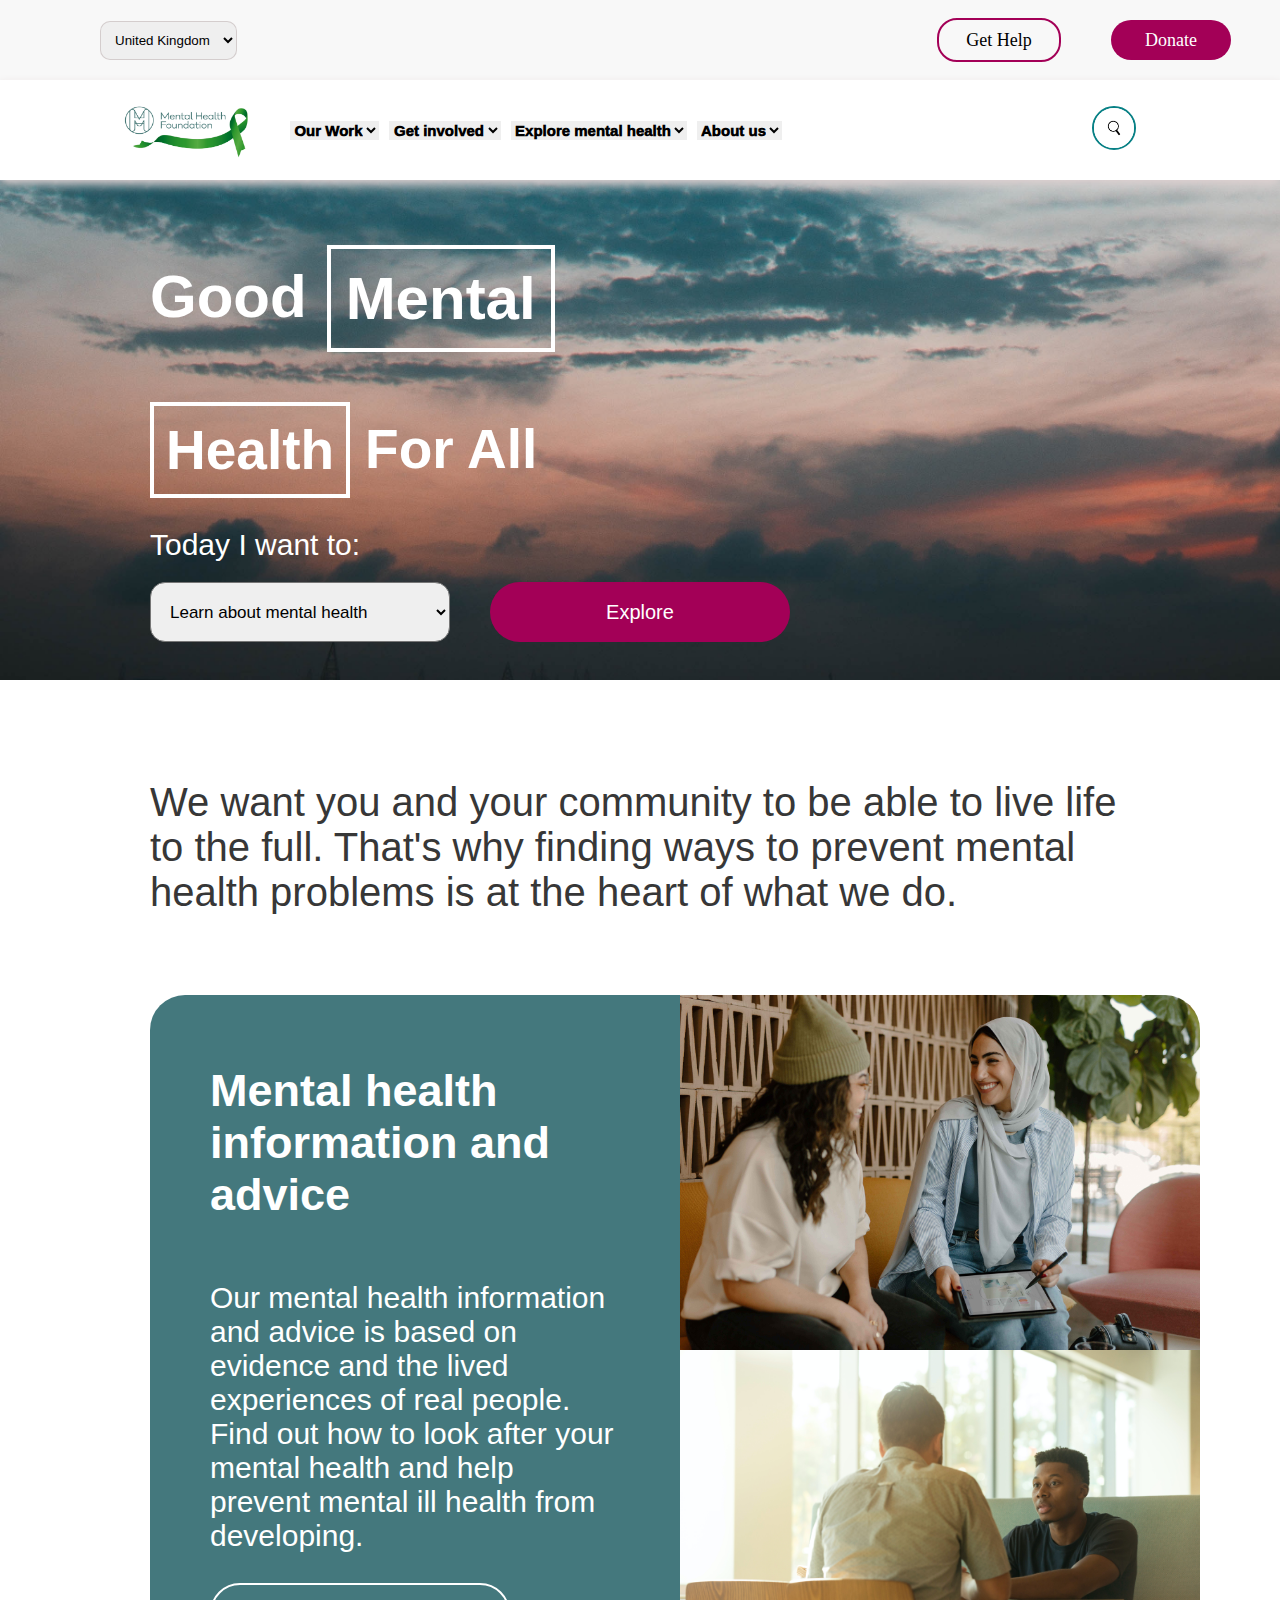
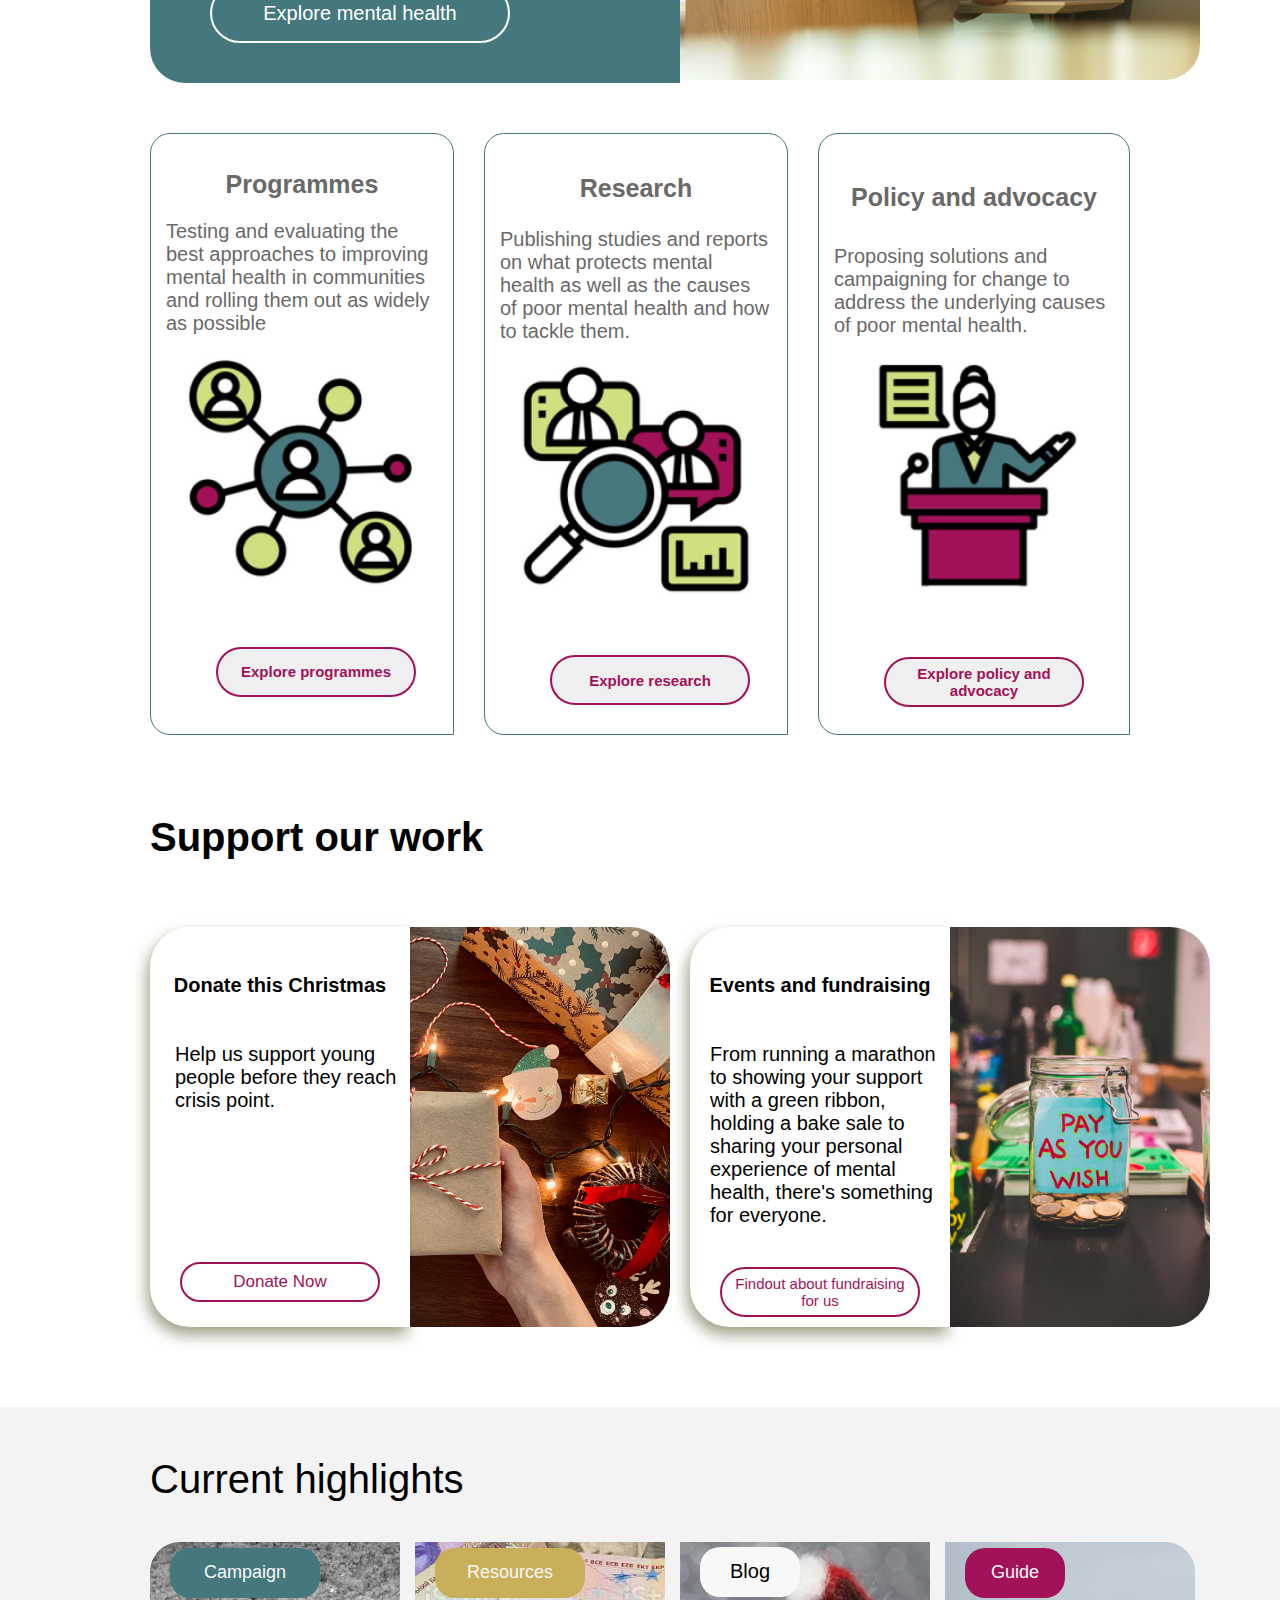
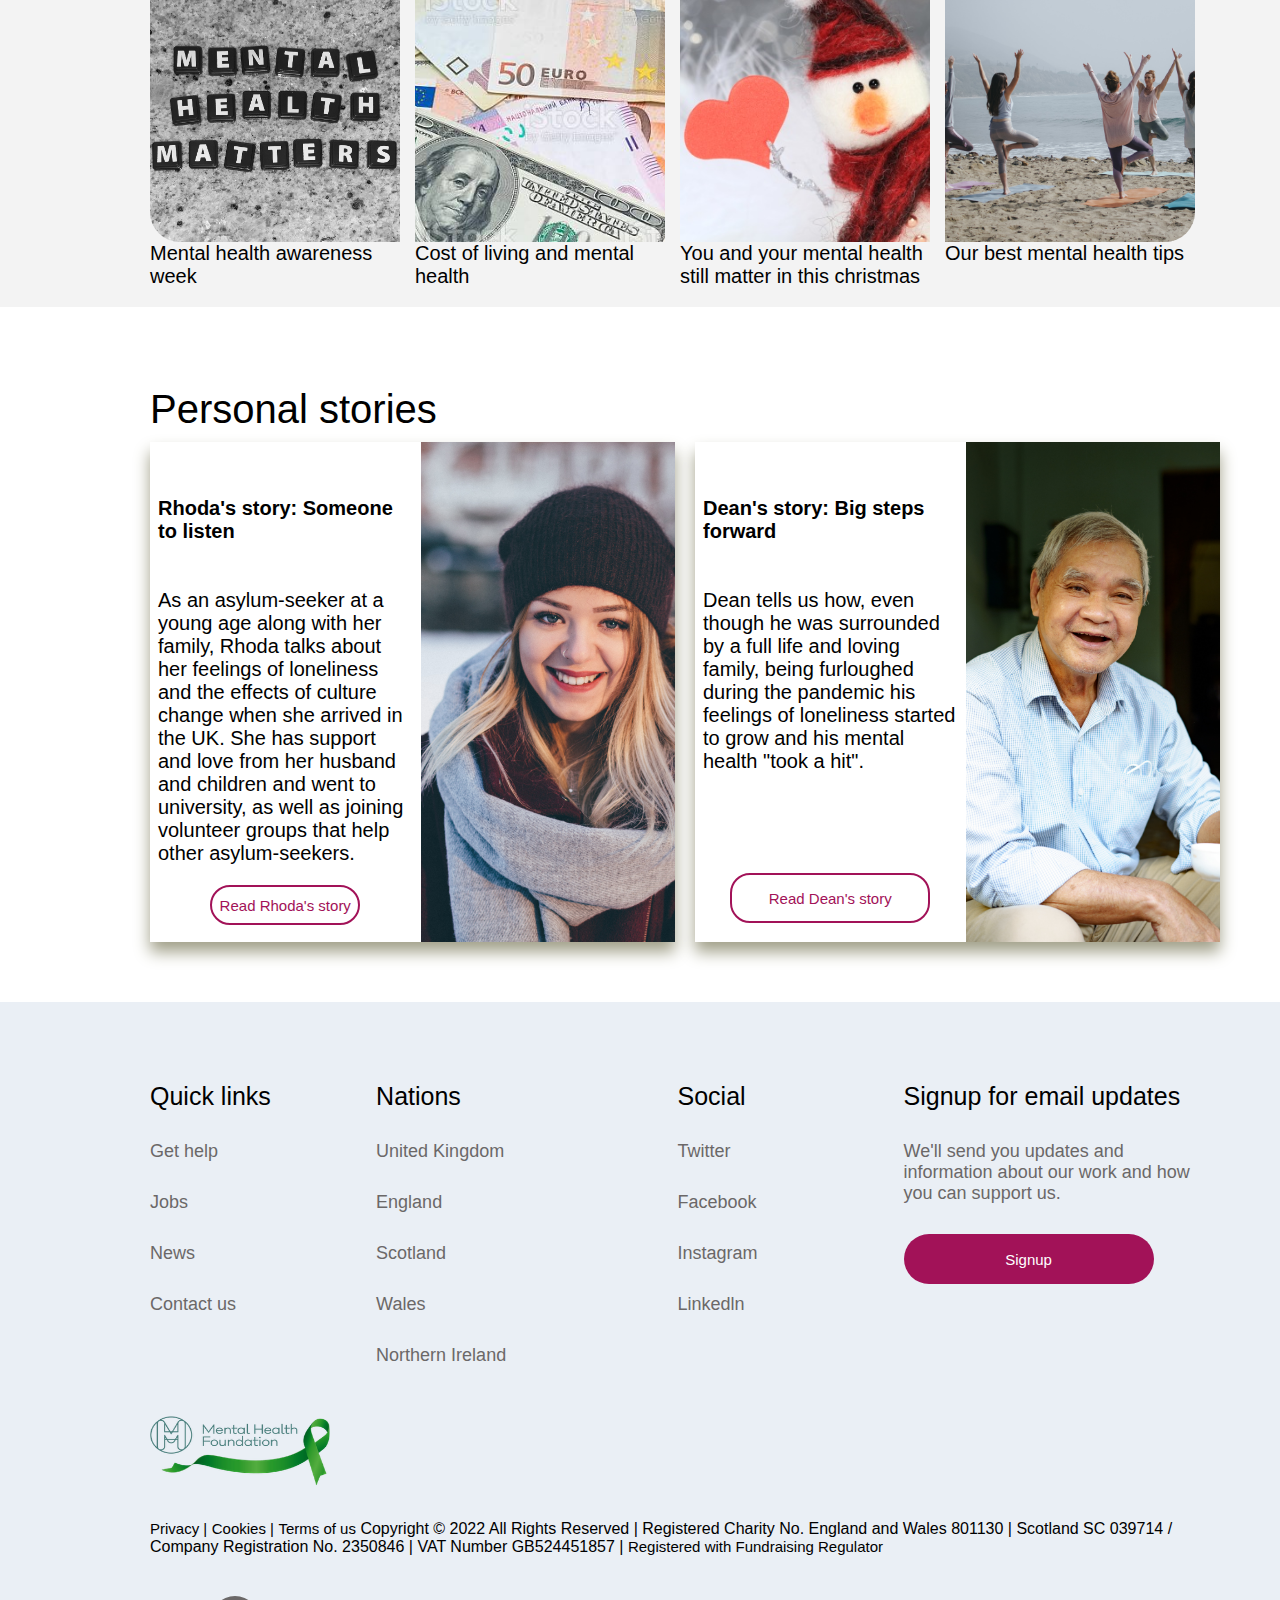
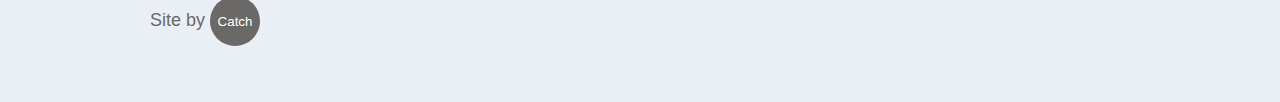
<file: index.html>
<!DOCTYPE html>
<html lang="en">

<head>
    <meta charset="UTF-8">
    <meta http-equiv="X-UA-Compatible" content="IE=edge">
    <meta name="viewport" content="width=device-width, initial-scale=1.0">
    <title>Document</title>
    <link rel="stylesheet" href="./css/index.css" />
</head>

<body>
    <nav>
        <div class="up">
            <div class="upleft">
                <select class="uk">
                    <option>United Kingdom</option>
                    <option>Nepal</option>
                </select>
            </div>

            <div class="upcenter">
                <a href="../ISWORI/css/" class="get">Get Help</a>
            </div>

            <div class="upright">
                <a href="../ISWORI/css/conatct.css" class="donate">Donate</a>
            </div>
        </div>


        <div class="down">
            <div class="logo">
                <img src="./photos/health.png" class="image" />
            </div>

            <div class="op1">
                <select class="select1">
                    <option> Our Work</option>
                    <option> Research</option>
                    <option> Program</option>
                </select>
            </div>
            <div class="op2">
                <select class="select2">
                    <option> Get involved</option>
                    <option>  functioning</option>
                    <option> Ways donate</option>
                </select>
            </div>

            <div class="op3">
                <select class="select3">
                    <option> Explore mental health</option>
                    <option> A to z topics</option>
                    <option> publications</option>
                </select>
            </div>
            <div class="op4">
                <select class="select4">
                    <option>About us</option>
                    <option> jobs</option>
                    <option> news</option>
                </select>
            </div>
            <div class="search">
                <a href="../css/index.css">
                    <img src="./photos/glass.jpg" class="search1" />
                </a>
            </div>
        </div>
    </nav>

    <div class="ground">
       <div class="gm">
       <div class="g">Good</div>
       <div class="h">Mental</div>
       </div>
       
       <div class="hf">
        <div class="hh">Health</div>
        <div class="f">For All</div>
       </div>
       <div class="today">Today I want to:</div>

       <div class="le">
        <select class="learn">
            <option> Learn about mental health</option>
            <option> hjjjk</option>
            <option>nkjkj</option>
        </select>
        <div >
            <button class="ex">Explore</button>
        </div>
       </div>
</div>
<p>We want you and your community to be able to live life to the full. 
    That's why finding ways to prevent mental health problems is at the
 heart of what we do. </p>

 <div class="info">
<div class="mh">
    <h1>Mental health information and advice</h1>
   <div class="discribe"> Our mental health information and advice 
    is based on evidence and the lived experiences of real people. 
    Find out how to look after your mental health and 
        help prevent mental ill health from developing.</div>
        <button class="mhbutton">Explore mental health</button>
</div>
<div class="pic"> 
      <div class="pic1"></div>
      <div class="pic2"></div>
</div>
 </div>
 
 <div class="box">
    <div class="box1">
        <h2>Programmes</h2>
        Testing and evaluating the best approaches to improving mental
         health in communities and rolling them out as widely as possible
         <img src="./photos/box1.png"/>
         <button class="b1">Explore programmes</button>
    </div>

    <div class="box2">
        <h3>Research</h3>
        Publishing studies and reports on what protects mental health as well
         as the causes of poor mental health and how to tackle them.
         <img src="./photos/box2.png"/>
         <button class="b2"> Explore research</button>
    </div>

    <div class="box3">
        <h4>Policy and advocacy</h4>
        Proposing solutions and campaigning for change to address the underlying
         causes of poor mental health.
        <img src="./photos/box3.png" class="box3pic"/> 
         <button class="b3"> Explore policy and advocacy</button>
    </div>
 </div>

 <h5>Support our work</h5>

<div class="de">
<div class="christmas">
    <div class="cinfo">
        <h6>Donate this Christmas</h6>
      <div class="young">  Help us support young people before they reach crisis point.</div>
        <button class="cbutton"> Donate Now</button>
    </div>
    <div class="cpic">
    
    </div>
</div>
<div class="events">
    <div class="einfo">
        <h6> Events and fundraising </h6>
       <div class="fund"> From running a marathon to showing your support with a green ribbon, 
        holding a bake sale to sharing your personal experience of mental
         health, there's something for everyone.</div>
         <button class="ebutton">Findout about fundraising for us </button>
    </div>
    <div class="epic">
    
    </div>
</div>
</div>

<div class="highlight">
   Current highlights

   <div class="current">
    <div>
<div class="campaign">
    <button class="cabutton">Campaign</button>
</div>
<div class="ca"> Mental health awareness week</div>
</div>

<div>
<div class="resource">
<button class="rebutton">Resources</button>
</div>
<div class="re">Cost of living and mental health</div>
</div>

<div>
<div class="blog">
<button class="blbutton">Blog</button>
</div>
<div class="bl">You and your mental health still matter in this christmas</div>
</div>

<div>
<div class="guide">
    <button class="gubutton">Guide</button>
</div>
<div class="gu"> Our best mental health tips </div>
</div>
   </div>
   
</div>

<div class="h7">Personal stories</div>

<div class="stories">
    <div class="girl">
        <div class="rhoda">
            <h6>Rhoda's story: Someone to listen</h6>
            As an asylum-seeker at a young age along with her family, 
            Rhoda talks about her feelings of loneliness and the effects of culture 
            change when she arrived in the UK. She has support and love from her husband and 
            children and went to university, as well as joining volunteer groups that help other asylum-seekers.
            <button class="rhodabutton">Read Rhoda's story</button>
        </div>
        <div class="rhodapic"></div>
    </div>

    <div class="boy">
        <div class="dean">
            <h6>Dean's story: Big steps forward</h6>
            Dean tells us how, even though he was surrounded by a full life and loving family, being furloughed during
             the pandemic his feelings of loneliness started to grow and his mental health "took a hit".
             <button class="deanbutton"> Read Dean's story</button>
        </div>
        <div class="deanpic"></div>
    </div>
</div>

<div class="last">

<div class="part1">

    <div class="link">
        <div class="title">Quick links</div>
        <a href="./photos/box2.png">Get help</a>
        <a href="./photos/background.jpg">Jobs</a>
        <a href="./photos/blog.jpg">News</a>
        <a href="./photos/box1.png">Contact us</a>
    </div>
    <div class="nation">
        <div class="title">Nations</div>
        <a href="./photos/box3.png">United Kingdom</a>
        <a href="./photos/boy.jpg"> England</a>
        <a href="./photos/campaign.jpg"> Scotland</a>
        <a href="./photos/pic.jpg">Wales</a>
        <a href="./photos/christmas.jpg">Northern Ireland</a>
    </div>
    <div class="social">
        <div class="title">Social</div>
        <a href="./photos/euro.jpg">Twitter</a>
        <a href="./photos/fund.jpg">Facebook</a>
        <a href="./photos/girl.jpg">Instagram</a>
        <a href="./photos/glass.jpg">Linkedln</a>
    </div>
    <div class="signup">
        <div class="title">Signup for email updates</div>
        We'll send you updates and information about our
         work and how you can support us.
         <button class="sbutton">Signup</button>
    </div>

</div>

<div class="part2">
    <img src="./photos/part2pic.png" class="picpart2"/>
</div>

<div class="part3">
    <a class="atag" href="./photos/box1.png">Privacy  |</a>
    <a class="atag" href="./photos/background.jpg">Cookies  |</a>
    <a class="atag" href="./photos/box2.png"> Terms of us</a>
    Copyright © 2022 All Rights Reserved | Registered Charity No. England
 and Wales 801130 | Scotland SC 039714 / Company Registration No. 2350846 |
  VAT Number GB524451857 |
  <a class="atag" href="./photos/glass.jpg">Registered with Fundraising Regulator</a>
</div>

<div class="part4">
 Site by 
 <button class="button4">Catch</button>
</div>

</div>
</body>

</html>
</file>
<file: css/index.css>
body{
    padding: 0px;
    margin: 0px;
}
nav{
    position: fixed;
    top: 0px;
    width: 100%;
    background-color: white;
    z-index:1;
}
.up{
    background-color:#f8f8f8;
    display: flex;
    flex-direction: row;
    height: 80px;
}
.upleft{
    display: flex;
    align-items: center;
    margin-left: 100px;
}
.uk{
border-radius: 10px;
border: 1px solid rgba(206, 197, 197, 0.836);
    padding: 10px;
}
.upcenter{
    display: flex;
    align-items: center;
    margin-left: 700px;
}
.get{
    border: 2px solid #a30057;
    border-radius: 20px;
    height: 40px;
    width: 120px;
    display: flex;
    justify-content: center;
    align-items: center;

}
.upcenter a{
    text-decoration: none;
    color: black;
}
.upright{
    display: flex;
    align-items: center;
    margin-left: 50px;
}
.donate{
    height: 40px;
    width: 120px;
    background-color:#a30057;
    border-radius: 20px;
    display: flex;
    align-items: center;
    justify-content: center;
}
.upright a{
    text-decoration: none;
    color: white;
}



.down{
    background-color: #ffffff;
    height:100px;
    display: flex;
    flex-direction: row;
    gap: 10px; 
    box-shadow: 0px 5px 10px rgb(223, 210, 210);
}
.logo{
    
   /* background-image: url(../resources/health.png);
    background-repeat: no-repeat;
    background-size: contain;*/
    display: flex;
    align-items: center;
    margin-left: 100px;  
}
.image{
    height: 90px;
    width: 180px;
}
.op1{
    display: flex;
    align-items: center;
    /* margin-left: -10px; */
    /* width: 80px; 
    background-color: green; */
} 
/* .op1 select{
    background-color: purple;
    width: 100px;
} */


   .select1, .select2,.select3,.select4{
    text-align: center;
    font-weight:1000;
    font-size: 15px;
    border: none;
    width: fit-content;
    outline: none; 
     cursor: pointer;
}


   .op2{
    display: flex;
    align-items: center;
    /* background-color: #a21258;
    width: 100px; */

   }
   .op3{
    display: flex;
    align-items: center;
    /* background-color: yellowgreen;
    width: fit-content; */
   }
   .op4{
    display: flex;
    align-items: center;
    /* background-color: violet;
    width: fit-content; */
   }
   .search{
    display: flex;
    align-items: center;
    margin-left: 300px;
   }
   .search1{
    border: 2px solid #078085;
    height: 40px;
    width: 40px;
    border-radius: 40px; 
   }
   .background{
    /* background-color: aqua; */
    height: 100px;
    width: 100px;
   }
   .ground{
 background-image: url(../photos/background.jpg); 
    height: 500px;
    width: 1348px;
    margin-top: 180px;
    background-repeat: no-repeat;
    background-size:cover;
    background-position: bottom;
   }
   .gm{
    color: #ffffff;
    display: flex;
    flex-direction: row;
    margin-left: 150px;
    font-size: 60px;
    font-weight:bold;
    gap:20px;
    font-family:'Franklin Gothic Medium', 'Arial Narrow', Arial, sans-serif;
   }
   .g{
    margin-top: 82px;
   }
   .h{
    border: 4px solid white;
    padding: 15px 15px;
margin-top: 65px;
   }
   .hf{
    color: #ffffff;
    display: flex;
    flex-direction: row;
    margin-left: 150px;
    font-size: 55px;
    font-weight: bold;
    gap: 15px;
    font-family: 'Franklin Gothic Medium', 'Arial Narrow', Arial, sans-serif;
   }
   .hh{
    border: 4px solid white;
    padding: 12px 12px;
    margin-top: 50px;
   }
   .f{
    margin-top:65px ;
   }
   .today{
    color: #ffffff;
    font-family: 'Franklin Gothic Medium', 'Arial Narrow', Arial, sans-serif;
    font-size:30px;
    font-weight: 500;
    margin-top: 30px;
    margin-left: 150px;
   }
   .le{
    display: flex;
    flex-direction: row;
    margin-left: 150px;
    margin-top: 20px;
    gap: 40px;
   }
   .learn{
    height: 60px;
    width: 300px;
    padding: 15px 15px;
    font-size: 17px;
    border-radius: 15px;
    outline: none;
   }
   .ex{
    height:60px ;
    width: 300px;
    font-size: 20px;
    border-radius: 30px;
    cursor: pointer;
    background-color: #a30057;
    border: none;
    color: #ffffff;
   }
   p{
    margin-left: 150px;
    margin-top: 100px;
    font-family: 'Franklin Gothic Medium', 'Arial Narrow', Arial, sans-serif;
    font-size: 40px;
    margin-right: 150px;
    color: #373737;
    
   }
   .info{
    margin-top: 80px;
    margin-left: 150px;
    margin-right: 150px;
    display: flex;
    flex-direction: row;
    height: fit-content;
    width: 1050px;
    font-family: 'Franklin Gothic Medium', 'Arial Narrow', Arial, sans-serif;
   }
   .mh{
     height: fit-content;
     width: 525px;
     border-radius: 35px 0px 0px 35px;
     color: #ffffff;
     background-color: #44787d;
     display: flex;
     flex-direction: column;
     padding: 40px 60px;
     gap: 30px;
   }
   h1{
   font-size:45px;
   }
   .discribe{
    font-size:30px ;
   }
   .mhbutton{
    border: 2px solid white;
    border-radius: 40px;
    height: 60px;
    width: 300px;
    background-color: #44787d;
    color: #ffffff;
    font-size: 20px;
    font-weight: 300;
    cursor: pointer;

   }
   .pic1{
    height: 355px;
    width: 520px;
    background-image: url(../photos/pic.jpg);
    background-repeat: no-repeat;
    background-size: cover;
    border-radius: 0px 35px 0px 0px;
   }
   .pic2{
    height: 330px;
    width: 520px;
    background-image: url(../photos/2boy.jpg);
    background-repeat: no-repeat;
    background-size: cover;
    border-radius: 0px 0px 35px 0px;
   }
   .box{
    margin-top:50px;
    margin-left: 150px;
    margin-right: 150px;
    display: flex;
    flex-direction: row;
    gap: 30px;
   }
   .box1,.box2,.box3{
    border: 1px solid  #44787d;
    color: #6b6868;
    height: 570px;
    width: 400px;
    border-radius: 20px 20px 0px 20px;
    display: flex;
    flex-direction: column;
    padding: 15px;
    font-size: 20px;
    font-family: 'Franklin Gothic Medium', 'Arial Narrow', Arial, sans-serif;
   }
   .box3pic{
    height: 280px;
   }
   h2{
    font-size:25px;
    display: flex;
    justify-content: center;
   }
   h3{
    font-size:25px;
    display: flex;
    justify-content: center;
   }
   h4{
    font-size:25px;
    display: flex;
    justify-content: center;
   }
   .b1,.b2,.b3{
    height: 50px;
    width: 200px;
    border: 2px solid #a21258;
    border-radius: 40px;
    color: #a21258;
    margin-left: 50px;
    margin-top: 40px;
    font-size: 15px;
    font-weight: bold;
    cursor: pointer; 
   }
   h5{
    margin-left: 150px;
    margin-right: 150px;
    margin-top: 80px;
    font-size: 40px;
    font-family: 'Franklin Gothic Medium', 'Arial Narrow', Arial, sans-serif;
   }
.de{
    margin-top: 20px;
    margin-left: 150px;
    margin-right: 150px;
    display: flex;
    flex-direction: row;
    gap: 20px;
    font-family: 'Franklin Gothic Medium', 'Arial Narrow', Arial, sans-serif;
}
.christmas {
    height: 400px;
    width: 525px;
display: flex;
flex-direction: row;
}
.cpic{
    height:400px;
    width: 260px;
    background-image: url(../photos/christmas.jpg);
    background-repeat: no-repeat;
    background-size: cover;
    border-radius: 0px 40px 40px 0px;
    background-position: right;
}
.cinfo{
    height: 400px;
    width: 260px;
    display: flex;
    flex-direction: column;
    font-size: 20px;
    font-family: Arial, Helvetica, sans-serif;
    box-shadow: -3px 8px 15px rgb(161, 160, 137);
    align-items: center;
    border-radius: 40px 0px 0px 40px;
}
.young{
    margin-left: 25px;
}
.cbutton{
    height: 40px;
    width: 200px;
    border: 2px solid #a21258;
    border-radius: 20px;
    font-size: 17px;
    color: #a21258;
    background-color: white;
    margin-top: 150px;
    cursor: pointer;
}
.events{
    height: 400px;
    width: 525px;
    display: flex;
    flex-direction: row;
}
.einfo{
    height: 400px;
    width: 260px;
    display: flex;
    flex-direction: column;
    font-size: 20px;
    font-family: Arial, Helvetica, sans-serif;
    box-shadow: -3px 8px 15px rgb(161, 160, 137);
    align-items: center;
    border-radius: 40px 0px 0px 40px;
}
.fund{
    margin-left: 20px;
}
.epic{
    height: 400px;
    width: 260px;
    background-image: url(../photos/fund.jpg);
    background-repeat: no-repeat;
    background-size: cover;
    border-radius: 0px 40px 40px 0px;
}
.ebutton{
    height: 50px;
    width: 200px;
    border: 2px solid #a21258;
    border-radius: 40px;
    font-size: 15px;
    color: #a21258;
    background-color: white;
    margin-top: 40px;
    cursor: pointer;
}
h6{
    display: flex;
    justify-content: center;
    font-size: 20px;
}
.highlight{
    margin-top: 80px;
    height: 400px;
    background-color:#f3f3f3;
    font-family: 'Franklin Gothic Medium', 'Arial Narrow', Arial, sans-serif;
    padding: 50px 150px;
    font-size: 40px;
}
.current{
    display: flex;
    flex-direction: row;
    gap: 15px;
}
.campaign{
    background-image: url(../photos/campaign.jpg);
    background-position: center;
    background-repeat: no-repeat;
    background-size: cover;
    height: 300px;
    width: 250px;
    border-radius:30px 0px 0px 30px ;
    margin-top: 40px;
}
.resource{
    background-image: url(../photos/euro.jpg);
    background-position: center;
    background-repeat: no-repeat;
    background-size: cover;
    height: 300px;
    width: 250px;
    margin-top: 40px;
}
.blog{
    background-image: url(../photos/blog.jpg);
    background-position: right;
    background-repeat: no-repeat;
    background-size: cover;
    height: 300px;
    width: 250px;
    margin-top: 40px;
}
.guide{
    background-image: url(../photos/guide.jpg);
    background-position: center;
    background-repeat: no-repeat;
    background-size: cover;
    height: 300px;
    width: 250px;
    margin-top: 40px;
    border-radius: 0px 30px 30px 0px;
}
.ca,.re,.bl,.gu{
    font-size:20px;
}
.cabutton{
    height: 50px;
    width: 150px;
    border: none;
    border-radius: 20px;
    background-color:#44787d;
    color: #f8f8f8;
    font-size: 18px;
    margin-left: 20px;
    cursor: pointer;
}
.rebutton{
    height: 50px;
    width: 150px;
    border: none;
    border-radius: 20px;
    background-color:rgb(201, 175, 90);
    color: #f8f8f8;
    font-size: 18px;
    margin-left: 20px;
    cursor: pointer;
}
.blbutton{
    height: 50px;
    width: 100px;
    border: none;
    border-radius: 20px;
    background-color:#f8f8f8;
    color: black;
    font-size: 20px;
    margin-left: 20px;
    cursor: pointer;
}
.gubutton{
    height: 50px;
    width: 100px;
    border: none;
    border-radius: 20px;
    background-color:#a21258;
    color: #f8f8f8;
    font-size: 18px;
    margin-left: 20px;
    cursor: pointer;
}
.h7{
    margin-left: 150px;
    margin-right: 150px;
    margin-top: 80px;
    font-size: 40px;
    font-family: 'Franklin Gothic Medium', 'Arial Narrow', Arial, sans-serif;
}
.stories{
    margin-top: 10px;
    margin-left: 150px;
    margin-right: 150px;
    display: flex;
    flex-direction: row;
    gap: 20px;
    font-family: 'Franklin Gothic Medium', 'Arial Narrow', Arial, sans-serif;
    
}
.girl{
    height: 500px;
    width: 525px;
    display: flex;
    flex-direction: row;
    box-shadow: 0px 10px 15px rgb(161, 160, 137);
}
.rhoda{
    height:500px;
    width: 260px;
    font-size: 20px;
    font-family: Arial, Helvetica, sans-serif;
    display: flex;
    flex-direction: column;
    /* border-radius: 40px 0px 0px 40px;  */
    align-items: center;
    padding: 8px 8px ;
}
.rhodapic{
    height: 500px;
    width: 260px;
    background-image: url(../photos/girl.jpg);
    background-repeat: no-repeat;
    background-size: cover;
    background-position: center;
    /* border-radius: 0px 40px 40px 0px; */
}
.boy{
    height: 500px;
    width: 525px;
    display: flex;
    flex-direction: row;
    box-shadow: 0px 10px 15px rgb(161, 160, 137);
}
.dean{
    height: 500;
    width: 260px;
    font-size: 20px;
    font-family: Arial, Helvetica, sans-serif;
    display: flex;
    flex-direction: column;
    align-items: center;
    padding: 8px 8px;
    /* border-radius: 40px 0px 0px 40px; */
}
.deanpic{
    height: 500px;
    width: 260px;
    background-image: url(../photos/boy.jpg);
    background-repeat: no-repeat;
    background-size: cover;
    background-position: center;
    /* border-radius: 0px 40px 40px 0px; */
}
.rhodabutton{
    height: 40px;
    width: 150px;
    border: 2px solid #a21258;
    color: #a21258;
    border-radius: 20px;
    font-size: 15px;
    margin-top: 20px;
    cursor: pointer;
    background-color: #ffffff;
}
.deanbutton{
    height: 50px;
    width: 200px;
    border: 2px solid #a21258;
    color: #a21258;
    border-radius: 20px;
    font-size: 15px;
    margin-top: 100px;
    cursor: pointer;
    background-color: #ffffff;
}
.last{
    height:700px;
    width: 1355px;
    background-color:#eaeff5;
    font-family: 'Franklin Gothic Medium', 'Arial Narrow', Arial, sans-serif;
    margin-top: 60px;
}
.part1{
    margin-top: 30px;
    margin-left: 150px;
    margin-right: 150px;
    display: flex;
    flex-direction: row;

}
.link{
    display: flex;
    flex-direction: column;
    margin-top: 80px;
    gap: 30px;
    height: fit-content;
    width: 300px;
}
.nation{
    display: flex;
    flex-direction: column;
    margin-top: 80px;
    gap: 30px;
    height: fit-content;
    width: 400px;
}
.social{
    display: flex;
    flex-direction: column;
    margin-top: 80px;
    gap: 30px;
    height: fit-content;
    width: 300px;
}
.signup{
    display: flex;
    flex-direction: column;
    margin-top: 80px;
    gap: 30px;
    height: fit-content;
    width: 400px;
    font-size: 18px;
    font-weight: 5px;
    color: #6b6868;
}
.sbutton{
    height: 50px;
    width: 250px;
    border-radius: 40px;
    background-color: #a21258;
    color: white;
    font-size: 15px;
    border: none;
    cursor: pointer;
}
a{
    text-decoration: none;
    font-size: 18px;
    font-weight:5px;
    color: #6b6868;
}
.title{
    font-size: 25px;
    color: black;
}
.picpart2{
    height: 70px;
    width: 180px;
    margin-left: 150px;
    margin-top: 50px;
}
.part3{
    margin-top: 30px;
    margin-left: 150px;
    margin-right: 150px;
}
.atag{
    color: black;
    font-size: 15px;
}
.part4{
    margin-top: 40px;
    margin-left: 150px;
    font-size: 18px;
    color: #6b6868;
    font-family: Arial, Helvetica, sans-serif;
}
.button4{
   height: 50px;
   width: 50px;
   border-radius: 50px;
   border: none;
   background-color: #6b6868;
   color: white;
   cursor: pointer;
}
</file>
